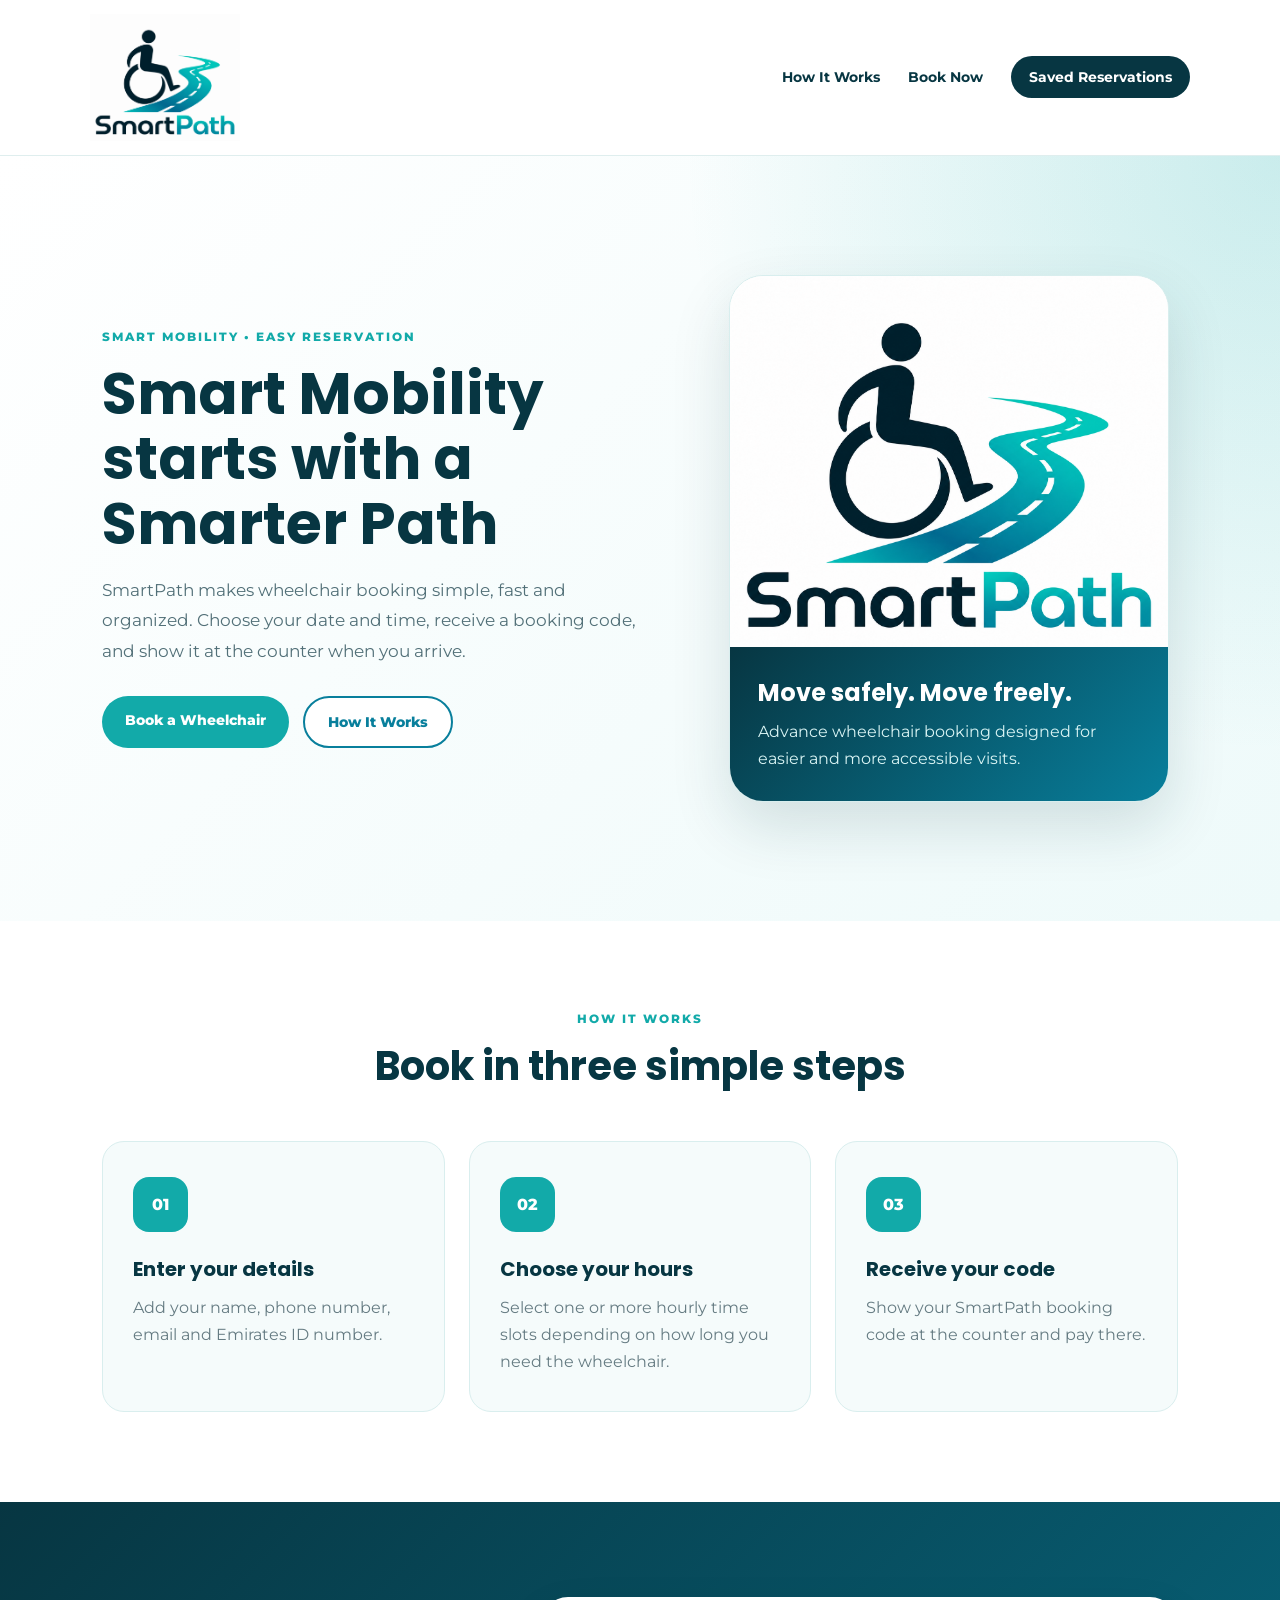
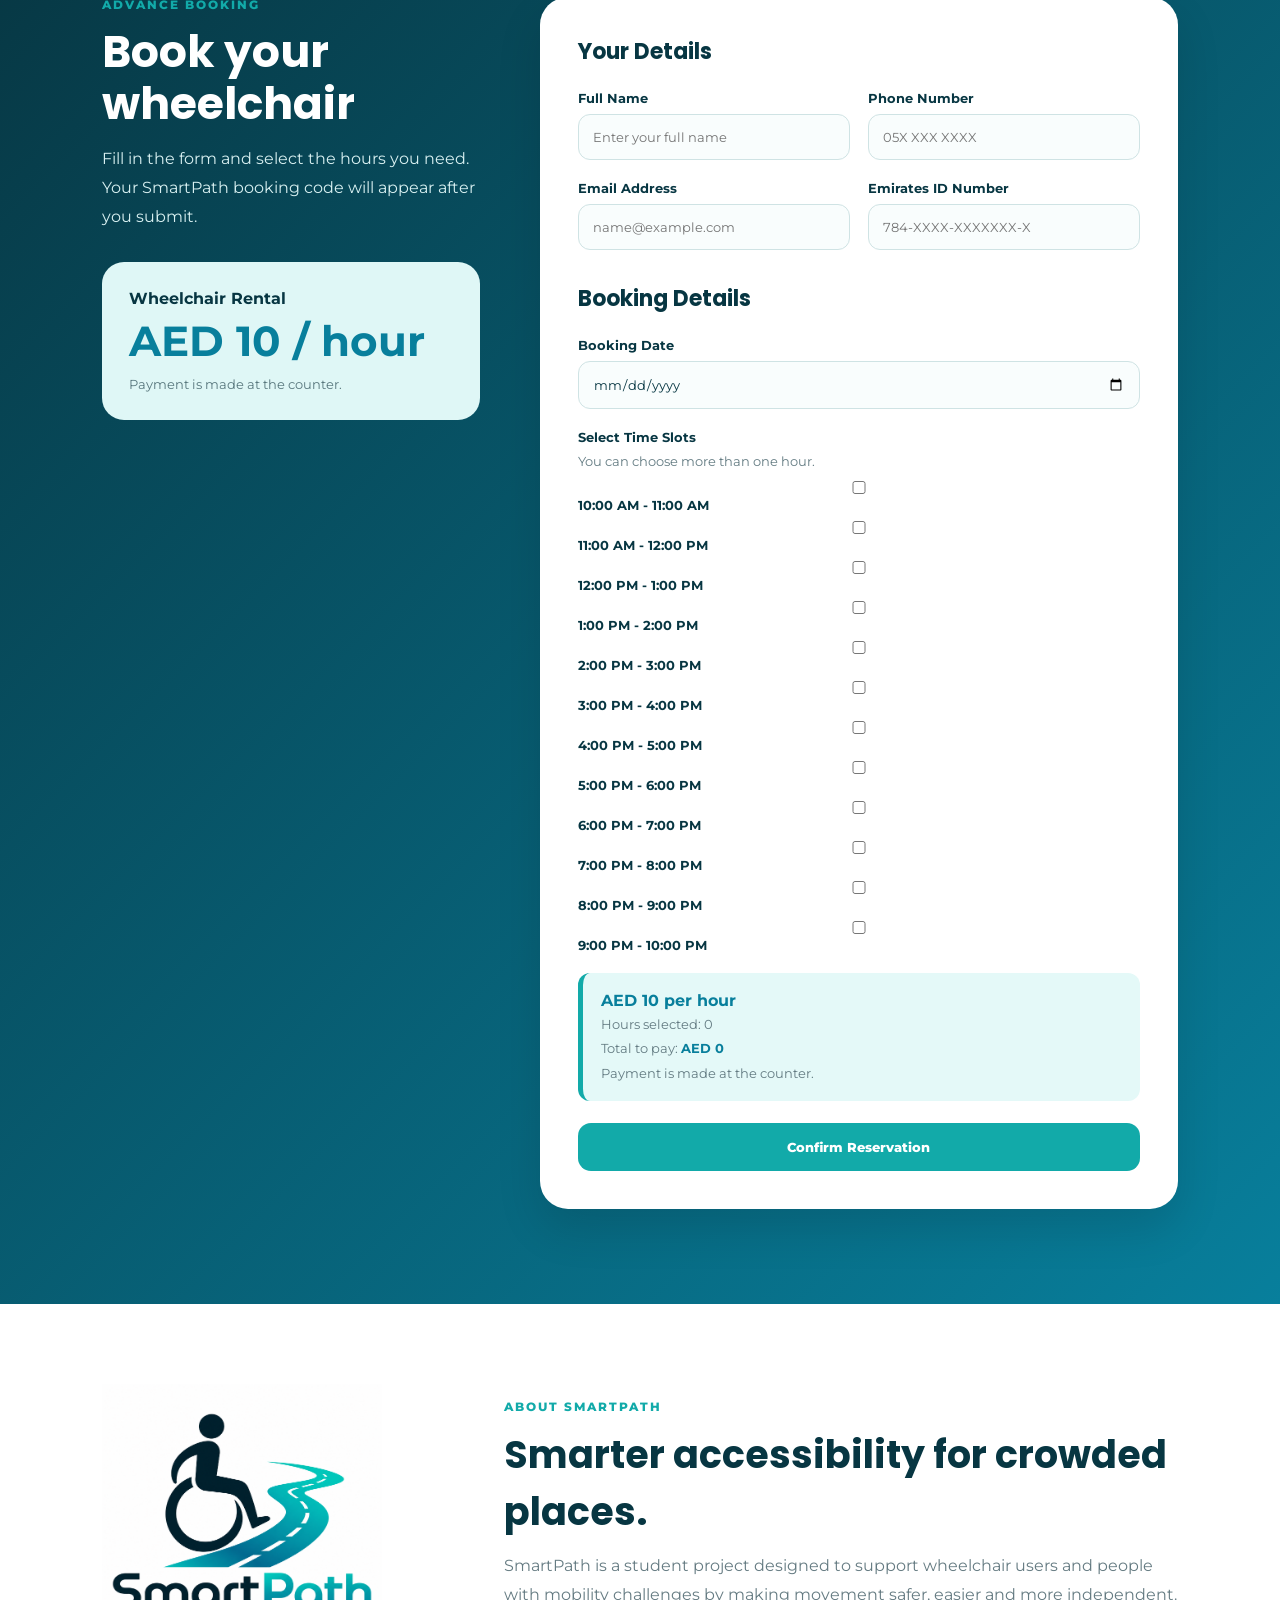
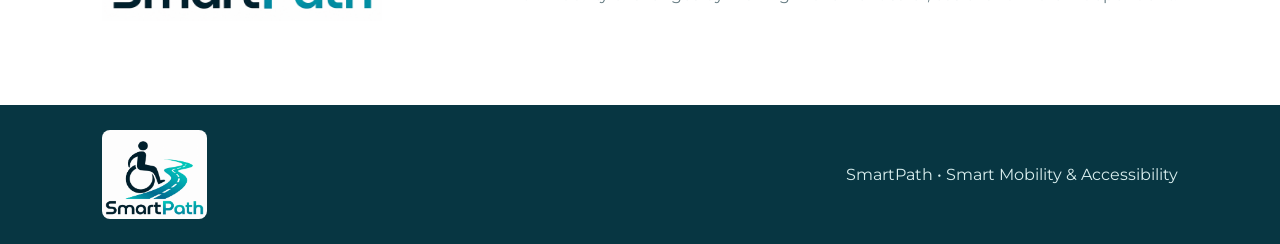
<file: index.html>
<!DOCTYPE html>
<html lang="en">

<head>

    <meta charset="UTF-8">

    <meta name="viewport"
          content="width=device-width, initial-scale=1.0">

    <title>SmartPath | Wheelchair Booking</title>

    <link rel="preconnect"
          href="https://fonts.googleapis.com">

    <link rel="preconnect"
          href="https://fonts.gstatic.com"
          crossorigin>

    <link href="https://fonts.googleapis.com/css2?family=Montserrat:wght@400;500;600;700;800&family=Poppins:wght@600;700;800&display=swap"
          rel="stylesheet">

    <link rel="stylesheet"
          href="style.css">

</head>


<body>


<!-- NAVIGATION -->

<nav class="navbar">

    <a href="index.html"
       class="brand">

        <img src="smartpath-logo.png"
             alt="SmartPath Logo">

    </a>


    <div class="nav-links">

        <a href="#how">
            How It Works
        </a>

        <a href="#booking">
            Book Now
        </a>

        <a href="reservations.html"
           class="reservation-link">
            Saved Reservations
        </a>

    </div>

</nav>



<!-- HERO SECTION -->

<header class="hero">


    <div class="hero-left">


        <p class="small-title">
            SMART MOBILITY • EASY RESERVATION
        </p>


        <h1>
            Smart Mobility starts with a Smarter Path
        </h1>


        <p class="hero-text">

            SmartPath makes wheelchair booking simple,
            fast and organized.

            Choose your date and time, receive a booking
            code, and show it at the counter when you arrive.

        </p>


        <div class="hero-buttons">


            <a href="#booking"
               class="primary-button">

                Book a Wheelchair

            </a>


            <a href="#how"
               class="secondary-button">

                How It Works

            </a>


        </div>


    </div>



    <div class="hero-right">


        <div class="hero-logo-card">


            <img src="smartpath-logo.png"
                 alt="SmartPath Logo">


            <div class="hero-card-text">


                <h3>
                    Move safely. Move freely.
                </h3>


                <p>
                    Advance wheelchair booking designed
                    for easier and more accessible visits.
                </p>


            </div>


        </div>


    </div>


</header>



<!-- HOW IT WORKS -->

<section class="how-section"
         id="how">


    <div class="section-heading">


        <p>
            HOW IT WORKS
        </p>


        <h2>
            Book in three simple steps
        </h2>


    </div>



    <div class="steps">


        <div class="step">


            <div class="step-number">
                01
            </div>


            <h3>
                Enter your details
            </h3>


            <p>
                Add your name, phone number,
                email and Emirates ID number.
            </p>


        </div>



        <div class="step">


            <div class="step-number">
                02
            </div>


            <h3>
                Choose your hours
            </h3>


            <p>
                Select one or more hourly time slots
                depending on how long you need the wheelchair.
            </p>


        </div>



        <div class="step">


            <div class="step-number">
                03
            </div>


            <h3>
                Receive your code
            </h3>


            <p>
                Show your SmartPath booking code
                at the counter and pay there.
            </p>


        </div>


    </div>


</section>



<!-- BOOKING SECTION -->

<section class="booking-section"
         id="booking">


    <div class="booking-information">


        <p class="small-title">
            ADVANCE BOOKING
        </p>


        <h2>
            Book your wheelchair
        </h2>


        <p class="booking-description">

            Fill in the form and select the hours you need.

            Your SmartPath booking code
            will appear after you submit.

        </p>



        <div class="price-card">


            <p>
                Wheelchair Rental
            </p>


            <h3>
                AED 10 / hour
            </h3>


            <span>
                Payment is made at the counter.
            </span>


        </div>


    </div>



    <!-- BOOKING FORM -->

    <form id="bookingForm"
          class="booking-form">


        <h3>
            Your Details
        </h3>



        <div class="form-row">


            <div class="input-group">


                <label for="fullName">
                    Full Name
                </label>


                <input type="text"
                       id="fullName"
                       placeholder="Enter your full name"
                       required>


            </div>



            <div class="input-group">


                <label for="phone">
                    Phone Number
                </label>


                <input type="tel"
                       id="phone"
                       placeholder="05X XXX XXXX"
                       required>


            </div>


        </div>



        <div class="form-row">


            <div class="input-group">


                <label for="email">
                    Email Address
                </label>


                <input type="email"
                       id="email"
                       placeholder="name@example.com"
                       required>


            </div>



            <div class="input-group">


                <label for="emiratesId">
                    Emirates ID Number
                </label>


                <input type="text"
                       id="emiratesId"
                       placeholder="784-XXXX-XXXXXXX-X"
                       required>


            </div>


        </div>



        <h3 class="booking-details-title">
            Booking Details
        </h3>



        <div class="input-group">


            <label for="bookingDate">
                Booking Date
            </label>


            <input type="date"
                   id="bookingDate"
                   required>


        </div>



        <!-- MULTIPLE HOURLY TIME SLOTS -->

        <div class="input-group">


            <label>
                Select Time Slots
            </label>


            <p style="font-size: 13px;
                      color: #637b82;
                      margin-bottom: 12px;">

                You can choose more than one hour.

            </p>



            <div class="time-options">


                <label>
                    <input type="checkbox"
                           name="timeSlot"
                           value="10:00 AM - 11:00 AM">

                    10:00 AM - 11:00 AM
                </label>


                <label>
                    <input type="checkbox"
                           name="timeSlot"
                           value="11:00 AM - 12:00 PM">

                    11:00 AM - 12:00 PM
                </label>


                <label>
                    <input type="checkbox"
                           name="timeSlot"
                           value="12:00 PM - 1:00 PM">

                    12:00 PM - 1:00 PM
                </label>


                <label>
                    <input type="checkbox"
                           name="timeSlot"
                           value="1:00 PM - 2:00 PM">

                    1:00 PM - 2:00 PM
                </label>


                <label>
                    <input type="checkbox"
                           name="timeSlot"
                           value="2:00 PM - 3:00 PM">

                    2:00 PM - 3:00 PM
                </label>


                <label>
                    <input type="checkbox"
                           name="timeSlot"
                           value="3:00 PM - 4:00 PM">

                    3:00 PM - 4:00 PM
                </label>


                <label>
                    <input type="checkbox"
                           name="timeSlot"
                           value="4:00 PM - 5:00 PM">

                    4:00 PM - 5:00 PM
                </label>


                <label>
                    <input type="checkbox"
                           name="timeSlot"
                           value="5:00 PM - 6:00 PM">

                    5:00 PM - 6:00 PM
                </label>


                <label>
                    <input type="checkbox"
                           name="timeSlot"
                           value="6:00 PM - 7:00 PM">

                    6:00 PM - 7:00 PM
                </label>


                <label>
                    <input type="checkbox"
                           name="timeSlot"
                           value="7:00 PM - 8:00 PM">

                    7:00 PM - 8:00 PM
                </label>


                <label>
                    <input type="checkbox"
                           name="timeSlot"
                           value="8:00 PM - 9:00 PM">

                    8:00 PM - 9:00 PM
                </label>


                <label>
                    <input type="checkbox"
                           name="timeSlot"
                           value="9:00 PM - 10:00 PM">

                    9:00 PM - 10:00 PM
                </label>


            </div>


        </div>



        <!-- PRICE -->

        <div class="payment-notice">


            <strong>
                AED 10 per hour
            </strong>


            <p>

                Hours selected:
                <span id="hoursSelected">
                    0
                </span>

            </p>


            <p>

                Total to pay:
                <strong>
                    AED
                    <span id="totalPrice">
                        0
                    </span>
                </strong>

            </p>


            <p>
                Payment is made at the counter.
            </p>


        </div>



        <button type="submit"
                class="confirm-button">

            Confirm Reservation

        </button>


    </form>


</section>



<!-- SUCCESS SECTION -->

<section class="success-section"
         id="successSection">


    <div class="success-box">


        <div class="success-icon">
            ✓
        </div>


        <p class="small-title">
            BOOKING CONFIRMED
        </p>


        <h2>
            Your wheelchair is reserved!
        </h2>


        <p>
            Show this code at the counter:
        </p>



        <div class="booking-code"
             id="bookingCode">

            SP-000000

        </div>



        <div class="summary-box">


            <p>

                <strong>
                    Name:
                </strong>

                <span id="summaryName"></span>

            </p>


            <p>

                <strong>
                    Date:
                </strong>

                <span id="summaryDate"></span>

            </p>


            <p>

                <strong>
                    Time:
                </strong>

                <span id="summaryTime"></span>

            </p>


            <p>

                <strong>
                    Hours:
                </strong>

                <span id="summaryHours"></span>

            </p>


            <p>

                <strong>
                    Payment:
                </strong>

                AED
                <span id="summaryPrice"></span>
                at the counter

            </p>


        </div>



        <button class="new-booking-button"
                onclick="makeAnotherBooking()">

            Make Another Booking

        </button>


    </div>


</section>



<!-- ABOUT SMARTPATH -->

<section class="about-section">


    <div class="about-logo">


        <img src="smartpath-logo.png"
             alt="SmartPath Logo">


    </div>



    <div class="about-text">


        <p class="small-title">
            ABOUT SMARTPATH
        </p>


        <h2>
            Smarter accessibility for crowded places.
        </h2>


        <p>

            SmartPath is a student project designed to
            support wheelchair users and people with
            mobility challenges by making movement safer,
            easier and more independent.

        </p>


    </div>


</section>



<footer>


    <img src="smartpath-logo.png"
         alt="SmartPath Logo">


    <p>
        SmartPath • Smart Mobility & Accessibility
    </p>


</footer>



<script src="script.js"></script>


</body>

</html>
</file>
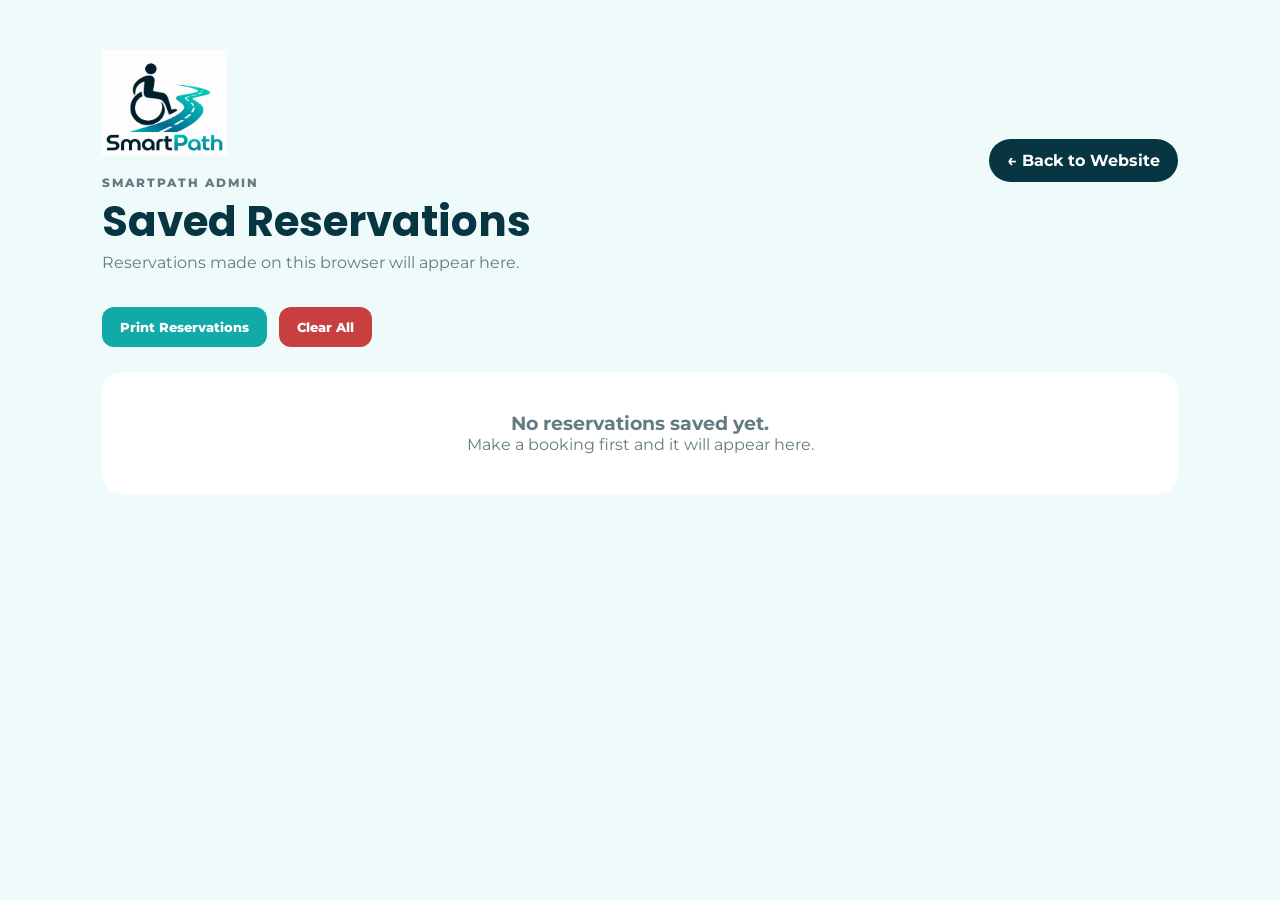
<file: reservations.html>
<!DOCTYPE html>
<html lang="en">

<head>

  <meta charset="UTF-8">

  <meta
    name="viewport"
    content="width=device-width, initial-scale=1.0"
  >

  <title>
    SmartPath | Saved Reservations
  </title>


  <link
    rel="preconnect"
    href="https://fonts.googleapis.com"
  >

  <link
    rel="preconnect"
    href="https://fonts.gstatic.com"
    crossorigin
  >


  <link
    href="https://fonts.googleapis.com/css2?family=Montserrat:wght@400;500;600;700;800&family=Poppins:wght@600;700;800&display=swap"
    rel="stylesheet"
  >


  <link
    rel="stylesheet"
    href="style.css"
  >

</head>


<body>


  <main class="admin-page">


    <div class="admin-top">


      <div>

        <img
          src="smartpath-logo.png"
          alt="SmartPath Logo"
          class="admin-logo"
        >


        <p class="small-title">
          SMARTPATH ADMIN
        </p>


        <h1>
          Saved Reservations
        </h1>


        <p>
          Reservations made on this browser will appear here.
        </p>

      </div>


      <a
        href="index.html"
        class="back-link"
      >
        ← Back to Website
      </a>


    </div>



    <div class="admin-buttons">


      <button
        class="print-button"
        onclick="window.print()"
      >
        Print Reservations
      </button>


      <button
        class="clear-button"
        onclick="clearReservations()"
      >
        Clear All
      </button>


    </div>



    <div
      id="reservationList"
      class="reservation-list"
    >
    </div>


  </main>


  <script src="reservations.js"></script>


</body>

</html>
</file>
<file: style.css>
/* SMARTPATH WEBSITE COLORS
Dark Blue: #073642
Teal: #12AAA9
Blue Teal: #087F9C
Light Teal: #DFF7F6
White: #FFFFFF
*/


* {
  margin: 0;
  padding: 0;
  box-sizing: border-box;
}


html {
  scroll-behavior: smooth;
}


body {
  font-family: "Montserrat", sans-serif;
  background: #ffffff;
  color: #073642;
}


/* NAVIGATION */

.navbar {
  width: 100%;
  padding: 14px 7%;

  display: flex;
  justify-content: space-between;
  align-items: center;

  background: white;

  border-bottom: 1px solid #dfeeee;

  position: sticky;
  top: 0;

  z-index: 1000;
}


.brand img {
  width: 150px;
  display: block;
}


.nav-links {
  display: flex;
  align-items: center;
  gap: 28px;
}


.nav-links a {
  text-decoration: none;

  color: #073642;

  font-size: 14px;

  font-weight: 700;
}


.nav-links a:hover {
  color: #12AAA9;
}


.reservation-link {
  background: #073642;

  color: white !important;

  padding: 12px 18px;

  border-radius: 30px;
}


/* HERO */

.hero {
  min-height: 85vh;

  padding: 65px 8%;

  display: grid;

  grid-template-columns: 1.1fr 0.9fr;

  align-items: center;

  gap: 60px;

  background:
    radial-gradient(
      circle at top right,
      rgba(18, 170, 169, 0.19),
      transparent 40%
    ),

    linear-gradient(
      135deg,
      #ffffff,
      #eefafa
    );
}


.hero-left {
  max-width: 720px;
}


.small-title {
  color: #12AAA9;

  font-size: 12px;

  font-weight: 800;

  letter-spacing: 2px;
}


.hero h1 {
  font-family: "Poppins", sans-serif;

  font-size: 58px;

  line-height: 1.12;

  margin: 18px 0;

  color: #073642;
}


.hero-text {
  color: #527078;

  font-size: 17px;

  line-height: 1.8;

  max-width: 650px;
}


.hero-buttons {
  display: flex;

  gap: 14px;

  margin-top: 30px;

  flex-wrap: wrap;
}


.primary-button,
.secondary-button {
  text-decoration: none;

  padding: 15px 23px;

  border-radius: 30px;

  font-weight: 800;

  font-size: 14px;
}


.primary-button {
  background: #12AAA9;

  color: white;
}


.primary-button:hover {
  background: #0e9695;
}


.secondary-button {
  border: 2px solid #087F9C;

  color: #087F9C;

  background: white;
}


/* HERO LOGO CARD */

.hero-right {
  display: flex;

  justify-content: center;
}


.hero-logo-card {
  width: 100%;

  max-width: 440px;

  background: white;

  border-radius: 34px;

  overflow: hidden;

  box-shadow:
    0 25px 60px rgba(7, 54, 66, 0.14);

  border: 1px solid #d8eeee;
}


.hero-logo-card img {
  width: 100%;

  display: block;

  background: white;
}


.hero-card-text {
  padding: 28px;

  background:
    linear-gradient(
      135deg,
      #073642,
      #087F9C
    );

  color: white;
}


.hero-card-text h3 {
  font-family: "Poppins", sans-serif;

  font-size: 24px;

  margin-bottom: 8px;
}


.hero-card-text p {
  line-height: 1.7;

  color: #d9f4f4;
}


/* HOW IT WORKS */

.how-section {
  padding: 90px 8%;

  background: white;
}


.section-heading {
  text-align: center;

  margin-bottom: 45px;
}


.section-heading p {
  color: #12AAA9;

  font-weight: 800;

  font-size: 12px;

  letter-spacing: 2px;
}


.section-heading h2 {
  font-family: "Poppins", sans-serif;

  font-size: 40px;

  margin-top: 10px;
}


.steps {
  display: grid;

  grid-template-columns:
    repeat(3, 1fr);

  gap: 24px;
}


.step {
  background: #f5fbfb;

  padding: 35px 30px;

  border-radius: 22px;

  border: 1px solid #d9eeee;
}


.step-number {
  width: 55px;
  height: 55px;

  display: grid;

  place-items: center;

  background: #12AAA9;

  color: white;

  border-radius: 16px;

  font-weight: 800;

  margin-bottom: 22px;
}


.step h3 {
  font-family: "Poppins", sans-serif;

  font-size: 20px;

  margin-bottom: 10px;
}


.step p {
  color: #657b82;

  line-height: 1.7;
}


/* BOOKING AREA */

.booking-section {
  padding: 95px 8%;

  display: grid;

  grid-template-columns:
    0.8fr 1.35fr;

  gap: 60px;

  background:
    linear-gradient(
      135deg,
      #073642,
      #087F9C
    );

  color: white;
}


.booking-information h2 {
  font-family: "Poppins", sans-serif;

  font-size: 44px;

  line-height: 1.2;

  margin: 14px 0;
}


.booking-description {
  color: #d8f0f1;

  line-height: 1.8;
}


.price-card {
  margin-top: 30px;

  padding: 27px;

  background: #dff7f6;

  color: #073642;

  border-radius: 22px;
}


.price-card p {
  font-weight: 700;
}


.price-card h3 {
  color: #087F9C;

  font-size: 42px;

  margin: 7px 0;
}


.price-card span {
  color: #58777d;

  font-size: 13px;
}


/* FORM */

.booking-form {
  background: white;

  color: #073642;

  padding: 38px;

  border-radius: 28px;

  box-shadow:
    0 20px 45px rgba(0, 0, 0, 0.12);
}


.booking-form h3 {
  font-family: "Poppins", sans-serif;

  margin-bottom: 22px;

  font-size: 22px;
}


.booking-details-title {
  margin-top: 12px;
}


.form-row {
  display: grid;

  grid-template-columns:
    1fr 1fr;

  gap: 18px;
}


.input-group {
  margin-bottom: 20px;
}


.input-group label {
  display: block;

  margin-bottom: 8px;

  font-size: 13px;

  font-weight: 700;
}


input,
select {
  width: 100%;

  padding: 14px;

  border-radius: 12px;

  border: 1px solid #cfe3e4;

  background: #f9fdfd;

  font-family: inherit;

  color: #073642;

  outline: none;
}


input:focus,
select:focus {
  border-color: #12AAA9;

  box-shadow:
    0 0 0 3px
    rgba(18, 170, 169, 0.12);
}


/* PAYMENT NOTICE */

.payment-notice {
  margin: 6px 0 22px;

  padding: 18px;

  background: #e4f9f8;

  border-left: 5px solid #12AAA9;

  border-radius: 12px;
}


.payment-notice strong {
  color: #087F9C;
}


.payment-notice p {
  margin-top: 5px;

  color: #637b82;

  font-size: 13px;

  line-height: 1.5;
}


.confirm-button {
  width: 100%;

  padding: 16px;

  border: none;

  border-radius: 13px;

  font-family: inherit;

  font-weight: 800;

  color: white;

  background: #12AAA9;

  cursor: pointer;
}


.confirm-button:hover {
  background: #0e9695;
}


/* SUCCESS */

.success-section {
  display: none;

  padding: 90px 8%;

  text-align: center;

  background: #effafa;
}


.success-box {
  max-width: 670px;

  margin: auto;

  padding: 48px;

  background: white;

  border-radius: 28px;

  box-shadow:
    0 18px 55px
    rgba(7, 54, 66, 0.11);
}


.success-icon {
  width: 72px;
  height: 72px;

  display: grid;

  place-items: center;

  margin:
    0 auto 20px;

  border-radius: 50%;

  background: #12AAA9;

  color: white;

  font-size: 38px;

  font-weight: 800;
}


.success-box h2 {
  font-family: "Poppins", sans-serif;

  font-size: 36px;

  margin: 12px 0;
}


.booking-code {
  display: inline-block;

  margin: 25px 0;

  padding: 18px 27px;

  background: #073642;

  color: white;

  border-radius: 14px;

  font-size: 30px;

  font-weight: 800;

  letter-spacing: 3px;
}


.summary-box {
  text-align: left;

  background: #f1fafa;

  padding: 22px;

  border-radius: 16px;

  line-height: 2;

  margin-bottom: 22px;
}


.new-booking-button {
  width: 100%;

  border: none;

  padding: 15px;

  background: #12AAA9;

  color: white;

  border-radius: 12px;

  font-family: inherit;

  font-weight: 800;

  cursor: pointer;
}


/* ABOUT */

.about-section {
  padding: 80px 8%;

  display: grid;

  grid-template-columns:
    0.6fr 1.2fr;

  gap: 65px;

  align-items: center;

  background: white;
}


.about-logo img {
  width: 100%;

  max-width: 280px;
}


.about-text h2 {
  font-family: "Poppins", sans-serif;

  font-size: 38px;

  margin: 12px 0;
}


.about-text > p:last-child {
  color: #657b82;

  line-height: 1.8;
}


/* FOOTER */

footer {
  padding: 25px 8%;

  display: flex;

  justify-content: space-between;

  align-items: center;

  background: #073642;

  color: #d9eeee;
}


footer img {
  width: 105px;

  border-radius: 8px;
}


/* RESERVATIONS PAGE */

.admin-page {
  min-height: 100vh;

  padding: 50px 8%;

  background: #effafa;
}


.admin-top {
  display: flex;

  justify-content: space-between;

  align-items: center;

  gap: 20px;

  margin-bottom: 35px;
}


.admin-top h1 {
  font-family: "Poppins", sans-serif;

  font-size: 42px;

  color: #073642;
}


.admin-top p {
  color: #637b82;
}


.back-link {
  text-decoration: none;

  color: white;

  background: #073642;

  padding: 12px 18px;

  border-radius: 30px;

  font-weight: 700;
}


.admin-logo {
  width: 125px;

  margin-bottom: 15px;
}


.admin-buttons {
  display: flex;

  gap: 12px;

  flex-wrap: wrap;

  margin-bottom: 25px;
}


.admin-buttons button {
  border: none;

  border-radius: 12px;

  padding: 12px 18px;

  font-family: inherit;

  font-weight: 800;

  cursor: pointer;
}


.print-button {
  background: #12AAA9;

  color: white;
}


.clear-button {
  background: #c83f3f;

  color: white;
}


.reservation-list {
  display: grid;

  gap: 18px;
}


.reservation-card {
  background: white;

  padding: 25px;

  border-radius: 20px;

  border-left:
    6px solid #12AAA9;

  box-shadow:
    0 10px 30px
    rgba(7, 54, 66, 0.07);
}


.reservation-header {
  display: flex;

  justify-content: space-between;

  gap: 20px;

  align-items: center;

  margin-bottom: 17px;
}


.reservation-code {
  font-size: 22px;

  font-weight: 800;

  color: #087F9C;
}


.reservation-details {
  display: grid;

  grid-template-columns:
    repeat(2, 1fr);

  gap: 9px 25px;

  color: #496970;

  line-height: 1.7;
}


.delete-button {
  border: none;

  background: #fdecec;

  color: #a62e2e;

  font-weight: 800;

  padding: 9px 13px;

  border-radius: 10px;

  cursor: pointer;
}


.empty-message {
  padding: 40px;

  border-radius: 20px;

  background: white;

  text-align: center;

  color: #637b82;
}


/* PHONE / IPAD */

@media (max-width: 900px) {

  .nav-links a:not(.reservation-link) {
    display: none;
  }


  .brand img {
    width: 120px;
  }


  .hero,
  .booking-section,
  .about-section {
    grid-template-columns: 1fr;
  }


  .hero h1 {
    font-size: 44px;
  }


  .hero-right {
    margin-top: 20px;
  }


  .steps {
    grid-template-columns: 1fr;
  }


  .form-row {
    grid-template-columns: 1fr;

    gap: 0;
  }


  .admin-top {
    flex-direction: column;

    align-items: flex-start;
  }


  .reservation-details {
    grid-template-columns: 1fr;
  }


  footer {
    flex-direction: column;

    text-align: center;

    gap: 13px;
  }

}
</file>
